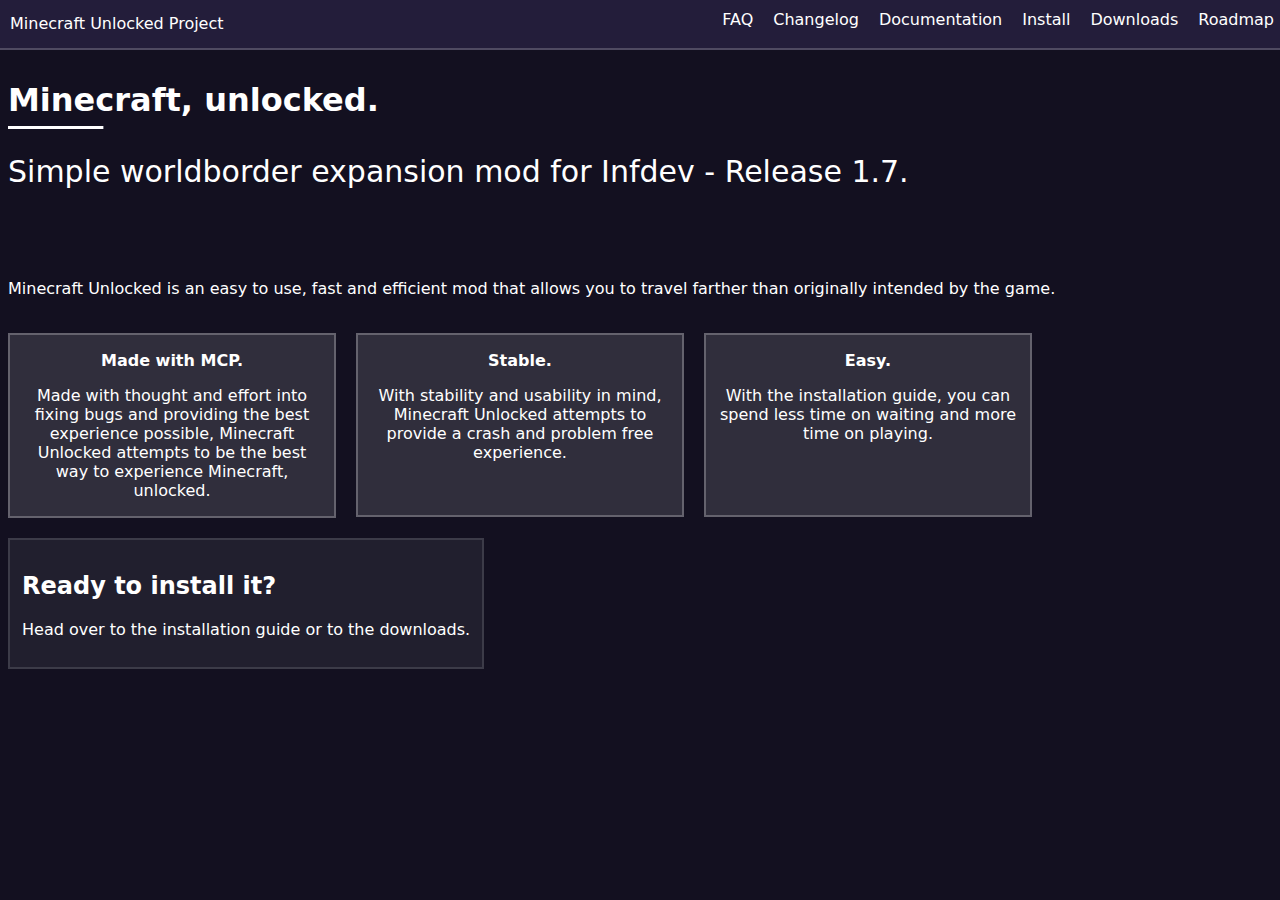
<file: index.html>
<!DOCTYPE html>
<html lang="">
  <head>
    <meta charset="utf-8">
    <title>Minecraft, unlocked.</title>
    <link rel="stylesheet" type="text/css" href="style.css" />
    <link rel="icon" type="image/x-icon" href="icon.png">
  </head>
  <body>
    <div class="headerbase">
      <div class="farleft">
        <p>Minecraft Unlocked Project</p>
      </div>
      <div class="header">
        <a href="roadmap/roadmap.html"><p class="marginleft">Roadmap</p></a>
        <a href="downloads/downloads.html"><p class="marginleft">Downloads</p></a>
        <a href="install/install.html"><p class="marginleft">Install</p></a>
        <a href="documentation/documentation.html"><p class="marginleft">Documentation</p></a>
        <a href="changelog/changelog.html"><p class="marginleft">Changelog</p></a>
        <a href="faq/faq.html"><p class="marginleft">FAQ</p></a>
      </div>
    </div>
    <div id="body">
      <h1>Minecraft, unlocked.</h1>
      <div id="simpleunderline">
        <s><p>&nbsp;&nbsp;&nbsp;&nbsp;&nbsp;&nbsp;&nbsp;&nbsp;&nbsp;&nbsp;</p></s>
      </div>
      <div class="moveup">
        <p class="enlargedfont">Simple worldborder expansion mod for Infdev - Release 1.7.</p>
      </div>
        <p>Minecraft Unlocked is an easy to use, fast and efficient mod that allows you to travel farther than originally intended by the game.</p>
      </div>
      <br>
      <div class="boxbase">
        <div class="boxes">
          <div class="box">
            <div class="boxtitle">
              <b><p>Made with MCP.</p></b>
            </div>
            <p>Made with thought and effort into fixing bugs and providing the best experience possible, Minecraft Unlocked attempts to be the best way to experience Minecraft, unlocked.</p>
          </div>
        </div>
        <div class="boxes">
          <div class="box">
            <div class="boxtitle">
              <b><p>Stable.</p></b>
            </div>
            <p>With stability and usability in mind, Minecraft Unlocked attempts to provide a crash and problem free experience.</p>
          </div>
       </div>
       <div class="boxes">
        <div class="box">
          <div class="boxtitle">
            <b><p>Easy.</p></b>
          </div>
          <p>With the installation guide, you can spend less time on waiting and more time on playing.</p>
        </div>
     </div>
    </div>
    <div class="darkbox">
      <h2>Ready to install it?</h2>
      <p>Head over to the installation guide or to the downloads.</p>
    </div>
  </div>
    </body>
</html>
</file>
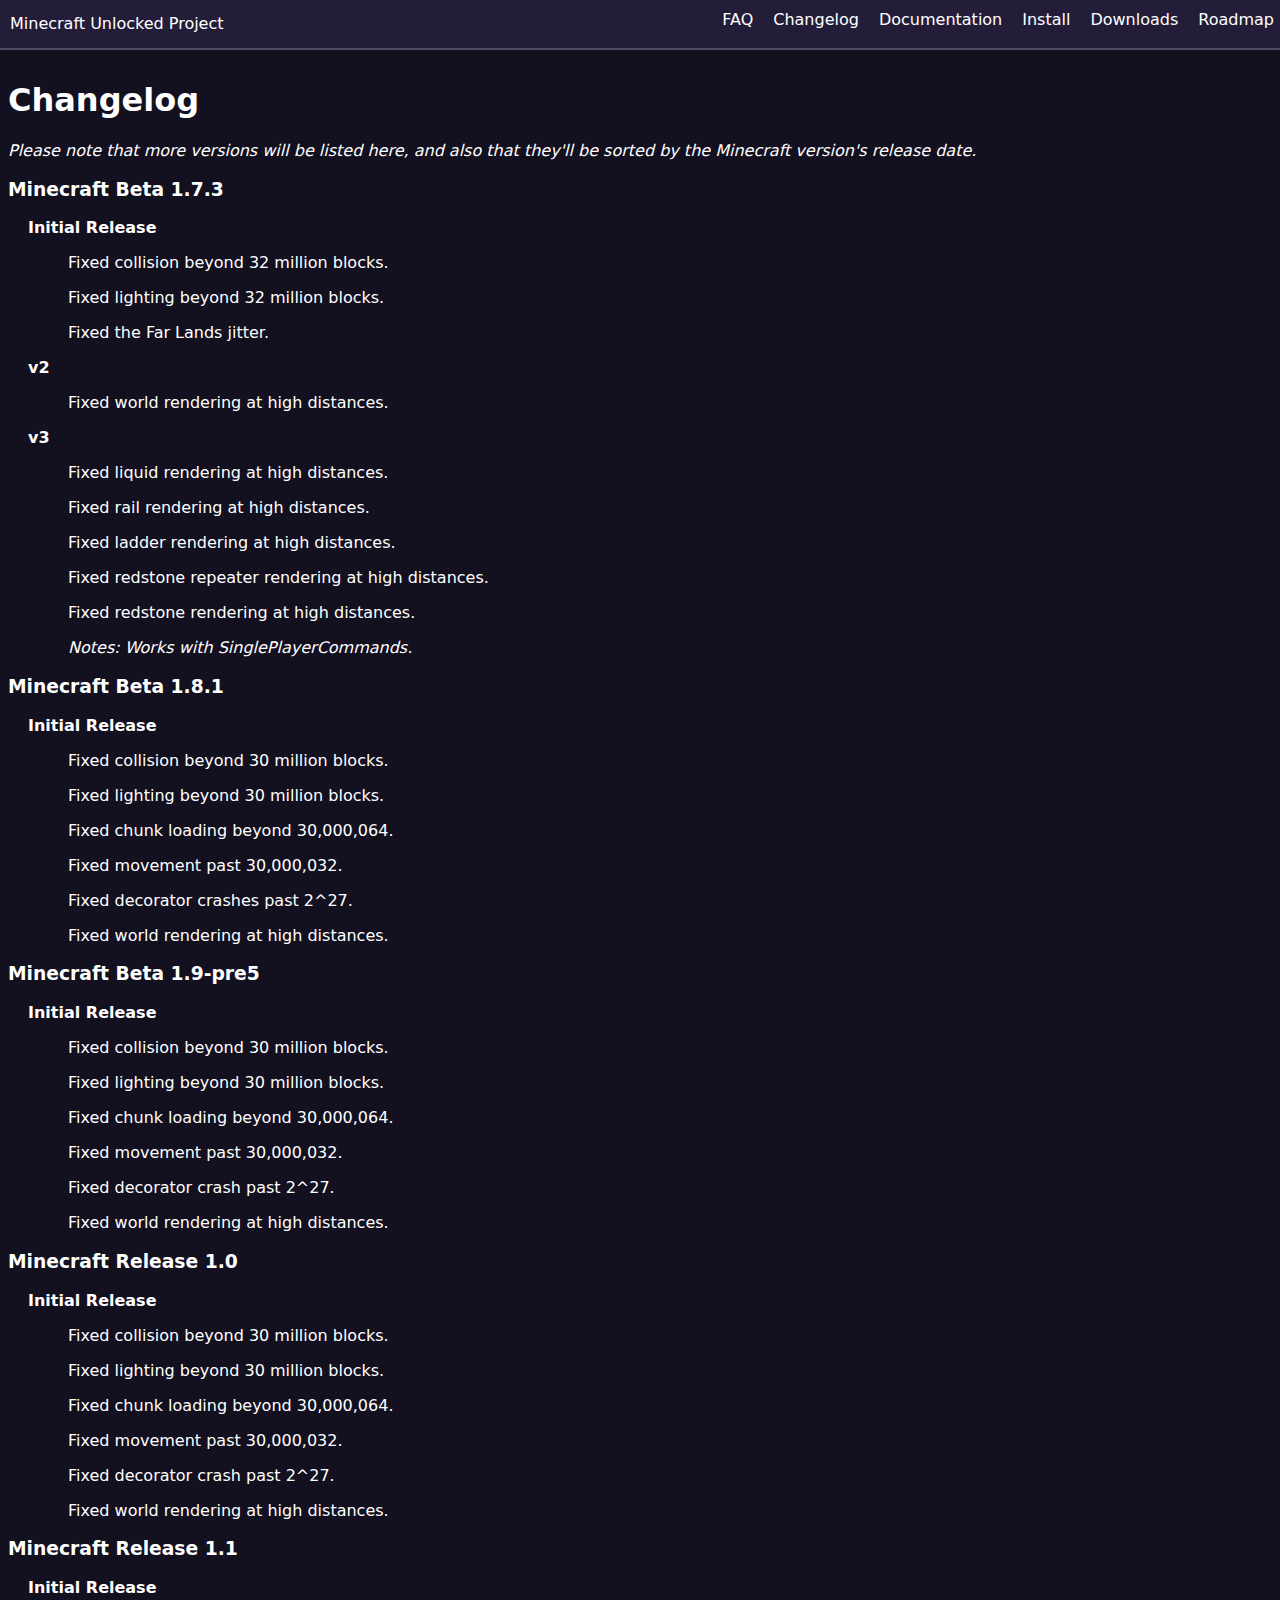
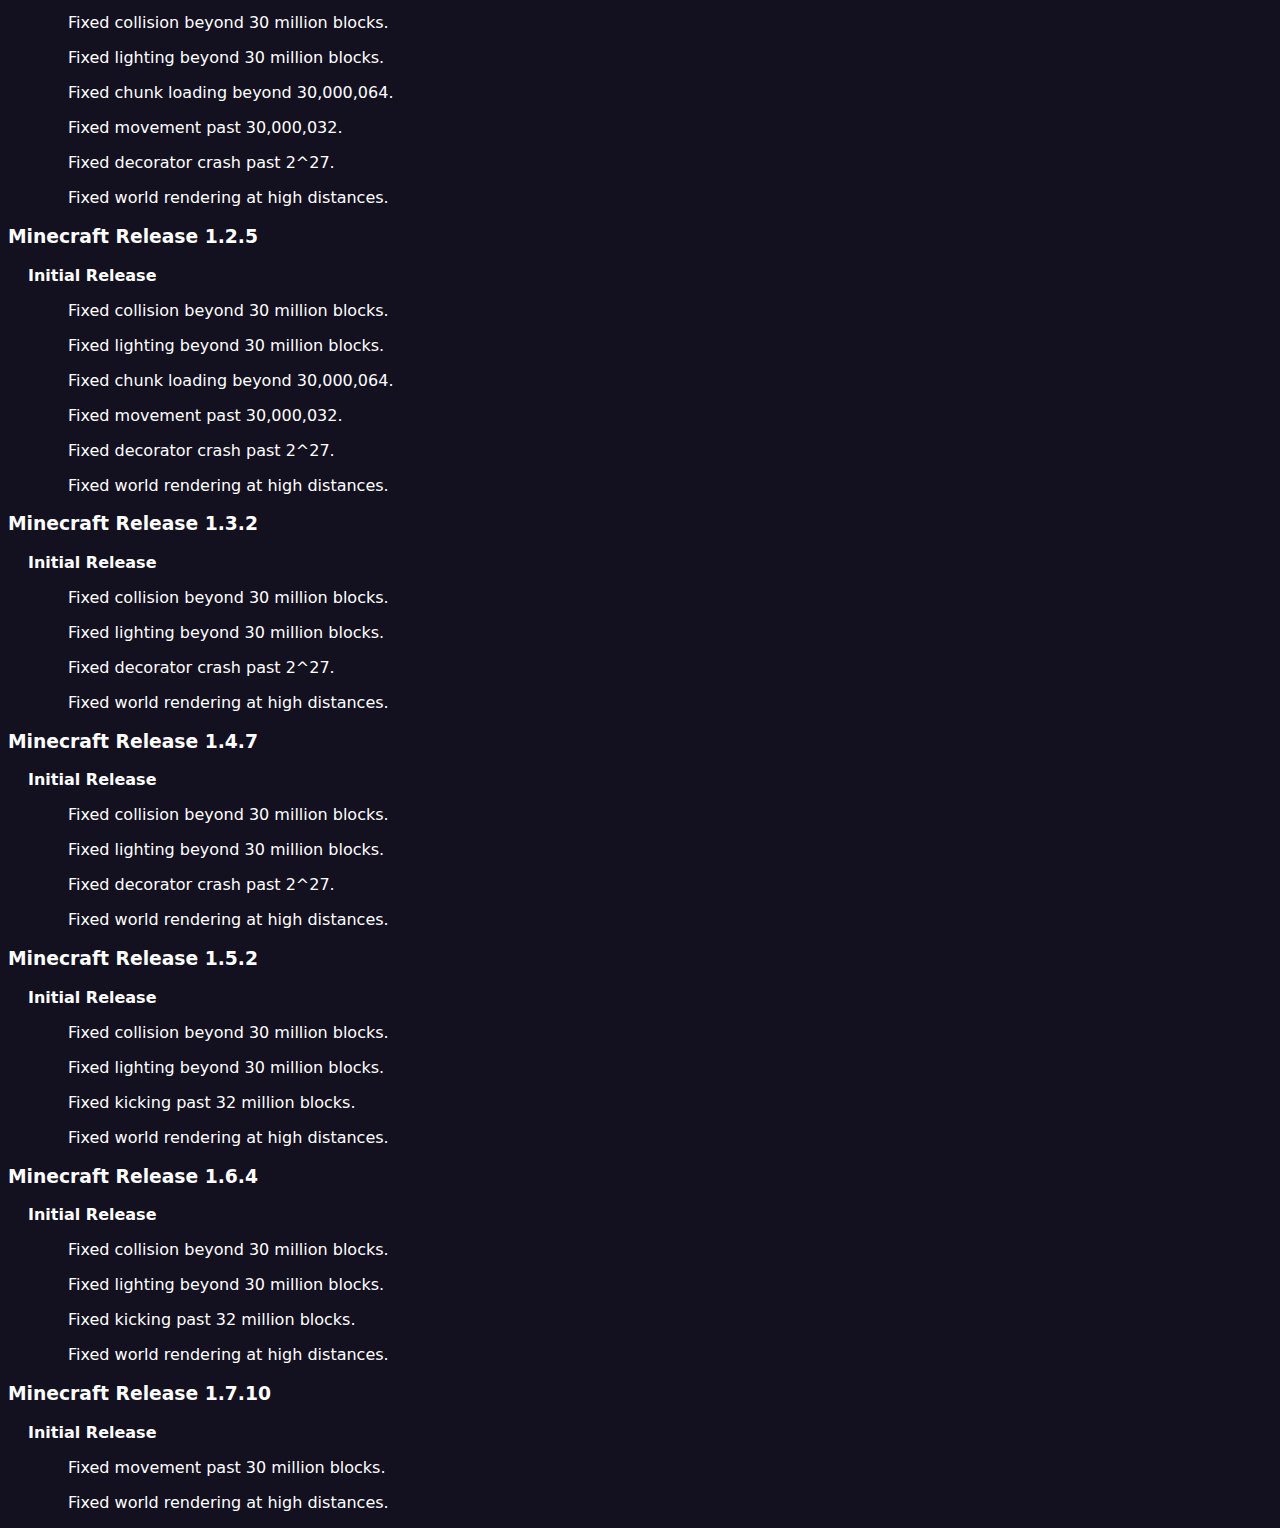
<file: changelog.html>
<!DOCTYPE html>
<html lang="">
  <head>
    <meta charset="utf-8">
    <title>Minecraft, unlocked.</title>
    <link rel="stylesheet" type="text/css" href="../style.css" />
    <link rel="icon" type="image/x-icon" href="../icon.png">
  </head>
  <body>
    <div class="headerbase">
       <div class="farleft">
         <p>Minecraft Unlocked Project</p>
       </div>
      <div class="header">
        <a href="../roadmap/roadmap.html"><p class="marginleft">Roadmap</p></a>
        <a href="../downloads/downloads.html"><p class="marginleft">Downloads</p></a>
        <a href="../install/install.html"><p class="marginleft">Install</p></a>
        <a href="../documentation/documentation.html"><p class="marginleft">Documentation</p></a>
        <a href="../changelog/changelog.html"><p class="marginleft">Changelog</p></a>
        <a href="../faq/faq.html"><p class="marginleft">FAQ</p></a>
      </div>
    </div>
    <div id="body">
      <h1>Changelog</h1>
      <i>Please note that more versions will be listed here, and also that they'll be sorted by the Minecraft version's release date.</i>
      <br>
      <h3>Minecraft Beta 1.7.3</h3>
      <div class="indented">
        <b>Initial Release</b>
          <ul>
            <p>Fixed collision beyond 32 million blocks.</p>
            <p>Fixed lighting beyond 32 million blocks.</p>
            <p>Fixed the Far Lands jitter.</p>
          </ul>
      </div>
      <div class="indented">
        <b>v2</b>
          <ul>
            <p>Fixed world rendering at high distances.</p>
          </ul>
      </div>
      <div class="indented">
        <b>v3</b>
          <ul>
            <p>Fixed liquid rendering at high distances.</p>
            <p>Fixed rail rendering at high distances.</p>
            <p>Fixed ladder rendering at high distances.</p>
            <p>Fixed redstone repeater rendering at high distances.</p>
            <p>Fixed redstone rendering at high distances.</p>
            <i>Notes: Works with SinglePlayerCommands.</i>
          </ul>
      </div>
      <h3>Minecraft Beta 1.8.1</h3>
      <div class="indented">
        <b>Initial Release</b>
          <ul>
            <p>Fixed collision beyond 30 million blocks.</p>
            <p>Fixed lighting beyond 30 million blocks.</p>
            <p>Fixed chunk loading beyond 30,000,064.</p>
            <p>Fixed movement past 30,000,032.</p>
            <p>Fixed decorator crashes past 2^27.</p>
            <p>Fixed world rendering at high distances.</p>
          </ul>
      </div>
      <h3>Minecraft Beta 1.9-pre5</h3>
      <div class="indented">
        <b>Initial Release</b>
          <ul>
            <p>Fixed collision beyond 30 million blocks.</p>
            <p>Fixed lighting beyond 30 million blocks.</p>
            <p>Fixed chunk loading beyond 30,000,064.</p>
            <p>Fixed movement past 30,000,032.</p>
            <p>Fixed decorator crash past 2^27.</p>
            <p>Fixed world rendering at high distances.</p>
          </ul>
      </div>
      <h3>Minecraft Release 1.0</h3>
      <div class="indented">
        <b>Initial Release</b>
          <ul>
            <p>Fixed collision beyond 30 million blocks.</p>
            <p>Fixed lighting beyond 30 million blocks.</p>
            <p>Fixed chunk loading beyond 30,000,064.</p>
            <p>Fixed movement past 30,000,032.</p>
            <p>Fixed decorator crash past 2^27.</p>
            <p>Fixed world rendering at high distances.</p>
          </ul>
      </div>
      <h3>Minecraft Release 1.1</h3>
      <div class="indented">
        <b>Initial Release</b>
          <ul>
            <p>Fixed collision beyond 30 million blocks.</p>
            <p>Fixed lighting beyond 30 million blocks.</p>
            <p>Fixed chunk loading beyond 30,000,064.</p>
            <p>Fixed movement past 30,000,032.</p>
            <p>Fixed decorator crash past 2^27.</p>
            <p>Fixed world rendering at high distances.</p>
          </ul>
      </div>
      <h3>Minecraft Release 1.2.5</h3>
      <div class="indented">
        <b>Initial Release</b>
          <ul>
            <p>Fixed collision beyond 30 million blocks.</p>
            <p>Fixed lighting beyond 30 million blocks.</p>
            <p>Fixed chunk loading beyond 30,000,064.</p>
            <p>Fixed movement past 30,000,032.</p>
            <p>Fixed decorator crash past 2^27.</p>
            <p>Fixed world rendering at high distances.</p>
          </ul>
      </div>
      <h3>Minecraft Release 1.3.2</h3>
      <div class="indented">
        <b>Initial Release</b>
          <ul>
            <p>Fixed collision beyond 30 million blocks.</p>
            <p>Fixed lighting beyond 30 million blocks.</p>
            <p>Fixed decorator crash past 2^27.</p>
            <p>Fixed world rendering at high distances.</p>
          </ul>
      </div>
      <h3>Minecraft Release 1.4.7</h3>
      <div class="indented">
        <b>Initial Release</b>
          <ul>
            <p>Fixed collision beyond 30 million blocks.</p>
            <p>Fixed lighting beyond 30 million blocks.</p>
            <p>Fixed decorator crash past 2^27.</p>
            <p>Fixed world rendering at high distances.</p>
          </ul>
      </div>
      <h3>Minecraft Release 1.5.2</h3>
      <div class="indented">
        <b>Initial Release</b>
          <ul>
            <p>Fixed collision beyond 30 million blocks.</p>
            <p>Fixed lighting beyond 30 million blocks.</p>
            <p>Fixed kicking past 32 million blocks.</p>
            <p>Fixed world rendering at high distances.</p>
          </ul>
      </div>
      <h3>Minecraft Release 1.6.4</h3>
      <div class="indented">
        <b>Initial Release</b>
          <ul>
            <p>Fixed collision beyond 30 million blocks.</p>
            <p>Fixed lighting beyond 30 million blocks.</p>
            <p>Fixed kicking past 32 million blocks.</p>
            <p>Fixed world rendering at high distances.</p>
          </ul>
      </div>
      <h3>Minecraft Release 1.7.10</h3>
      <div class="indented">
        <b>Initial Release</b>
          <ul>
            <p>Fixed movement past 30 million blocks.</p>
            <p>Fixed world rendering at high distances.</p>
          </ul>
      </div>
  </div>
    </body>
</html>
</file>
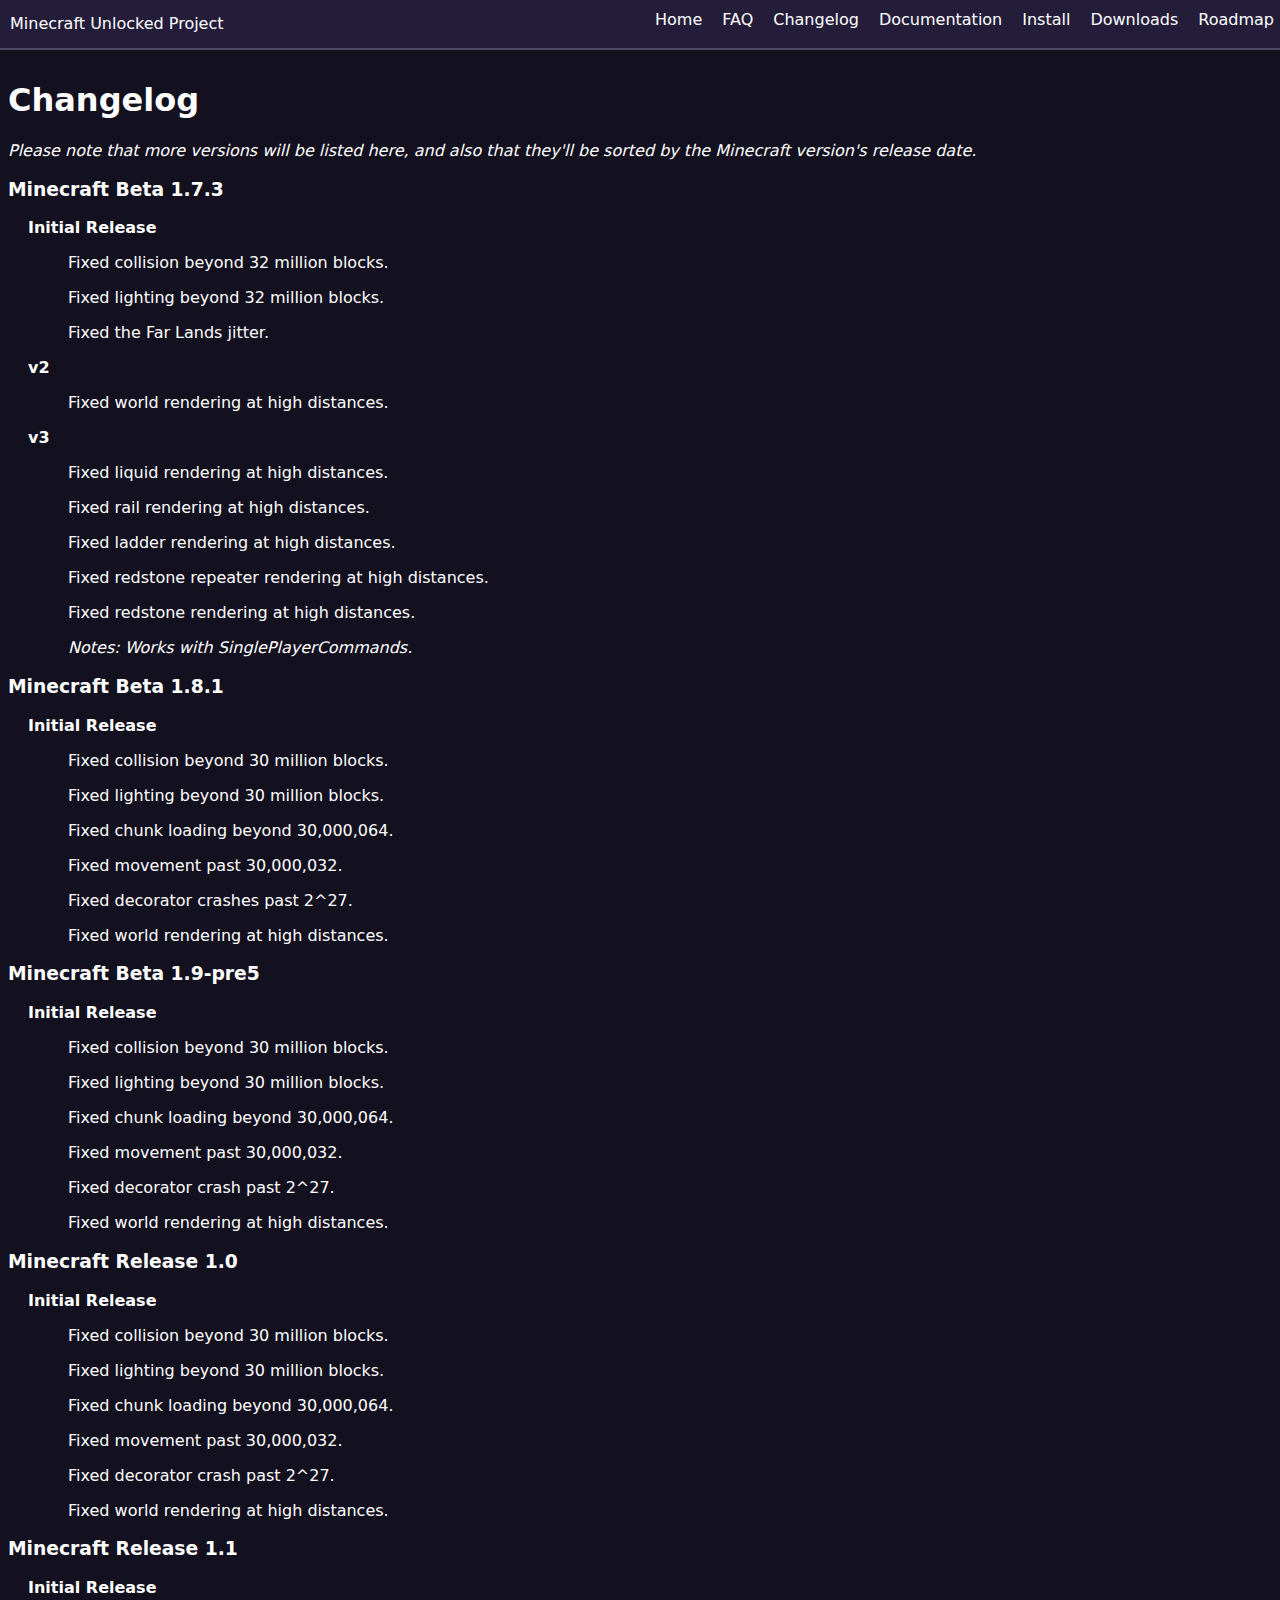
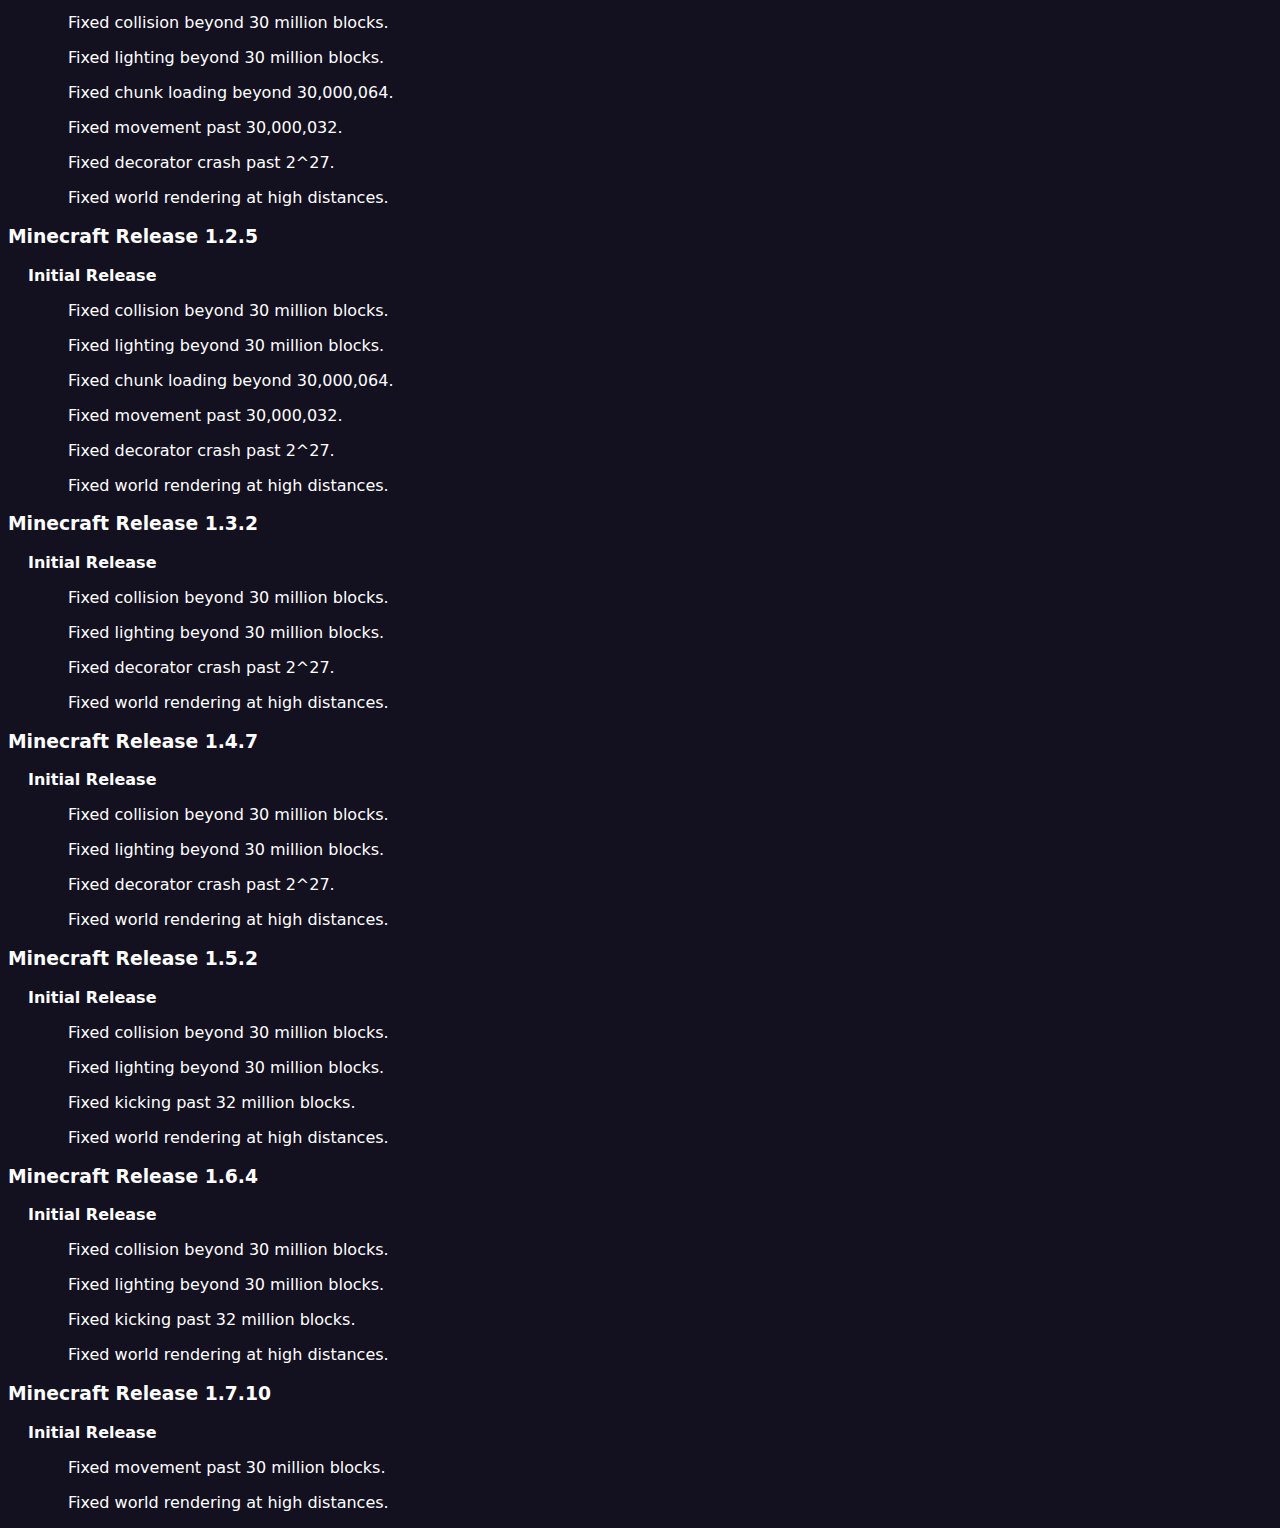
<file: changelog/changelog.html>
<!DOCTYPE html>
<html lang="">
  <head>
    <meta charset="utf-8">
    <title>Minecraft, unlocked.</title>
    <link rel="stylesheet" type="text/css" href="../style.css" />
    <link rel="icon" type="image/x-icon" href="../icon.png">
  </head>
  <body>
    <div class="headerbase">
       <div class="farleft">
         <p>Minecraft Unlocked Project</p>
       </div>
      <div class="header">
        <a href="../roadmap/roadmap.html"><p class="marginleft">Roadmap</p></a>
        <a href="../downloads/downloads.html"><p class="marginleft">Downloads</p></a>
        <a href="../install/install.html"><p class="marginleft">Install</p></a>
        <a href="../documentation/documentation.html"><p class="marginleft">Documentation</p></a>
        <a href="../changelog/changelog.html"><p class="marginleft">Changelog</p></a>
        <a href="../faq/faq.html"><p class="marginleft">FAQ</p></a>
        <a href="../index.html"><p class="marginleft">Home</p></a>
      </div>
    </div>
    <div id="body">
      <h1>Changelog</h1>
      <i>Please note that more versions will be listed here, and also that they'll be sorted by the Minecraft version's release date.</i>
      <br>
      <h3>Minecraft Beta 1.7.3</h3>
      <div class="indented">
        <b>Initial Release</b>
          <ul>
            <p>Fixed collision beyond 32 million blocks.</p>
            <p>Fixed lighting beyond 32 million blocks.</p>
            <p>Fixed the Far Lands jitter.</p>
          </ul>
      </div>
      <div class="indented">
        <b>v2</b>
          <ul>
            <p>Fixed world rendering at high distances.</p>
          </ul>
      </div>
      <div class="indented">
        <b>v3</b>
          <ul>
            <p>Fixed liquid rendering at high distances.</p>
            <p>Fixed rail rendering at high distances.</p>
            <p>Fixed ladder rendering at high distances.</p>
            <p>Fixed redstone repeater rendering at high distances.</p>
            <p>Fixed redstone rendering at high distances.</p>
            <i>Notes: Works with SinglePlayerCommands.</i>
          </ul>
      </div>
      <h3>Minecraft Beta 1.8.1</h3>
      <div class="indented">
        <b>Initial Release</b>
          <ul>
            <p>Fixed collision beyond 30 million blocks.</p>
            <p>Fixed lighting beyond 30 million blocks.</p>
            <p>Fixed chunk loading beyond 30,000,064.</p>
            <p>Fixed movement past 30,000,032.</p>
            <p>Fixed decorator crashes past 2^27.</p>
            <p>Fixed world rendering at high distances.</p>
          </ul>
      </div>
      <h3>Minecraft Beta 1.9-pre5</h3>
      <div class="indented">
        <b>Initial Release</b>
          <ul>
            <p>Fixed collision beyond 30 million blocks.</p>
            <p>Fixed lighting beyond 30 million blocks.</p>
            <p>Fixed chunk loading beyond 30,000,064.</p>
            <p>Fixed movement past 30,000,032.</p>
            <p>Fixed decorator crash past 2^27.</p>
            <p>Fixed world rendering at high distances.</p>
          </ul>
      </div>
      <h3>Minecraft Release 1.0</h3>
      <div class="indented">
        <b>Initial Release</b>
          <ul>
            <p>Fixed collision beyond 30 million blocks.</p>
            <p>Fixed lighting beyond 30 million blocks.</p>
            <p>Fixed chunk loading beyond 30,000,064.</p>
            <p>Fixed movement past 30,000,032.</p>
            <p>Fixed decorator crash past 2^27.</p>
            <p>Fixed world rendering at high distances.</p>
          </ul>
      </div>
      <h3>Minecraft Release 1.1</h3>
      <div class="indented">
        <b>Initial Release</b>
          <ul>
            <p>Fixed collision beyond 30 million blocks.</p>
            <p>Fixed lighting beyond 30 million blocks.</p>
            <p>Fixed chunk loading beyond 30,000,064.</p>
            <p>Fixed movement past 30,000,032.</p>
            <p>Fixed decorator crash past 2^27.</p>
            <p>Fixed world rendering at high distances.</p>
          </ul>
      </div>
      <h3>Minecraft Release 1.2.5</h3>
      <div class="indented">
        <b>Initial Release</b>
          <ul>
            <p>Fixed collision beyond 30 million blocks.</p>
            <p>Fixed lighting beyond 30 million blocks.</p>
            <p>Fixed chunk loading beyond 30,000,064.</p>
            <p>Fixed movement past 30,000,032.</p>
            <p>Fixed decorator crash past 2^27.</p>
            <p>Fixed world rendering at high distances.</p>
          </ul>
      </div>
      <h3>Minecraft Release 1.3.2</h3>
      <div class="indented">
        <b>Initial Release</b>
          <ul>
            <p>Fixed collision beyond 30 million blocks.</p>
            <p>Fixed lighting beyond 30 million blocks.</p>
            <p>Fixed decorator crash past 2^27.</p>
            <p>Fixed world rendering at high distances.</p>
          </ul>
      </div>
      <h3>Minecraft Release 1.4.7</h3>
      <div class="indented">
        <b>Initial Release</b>
          <ul>
            <p>Fixed collision beyond 30 million blocks.</p>
            <p>Fixed lighting beyond 30 million blocks.</p>
            <p>Fixed decorator crash past 2^27.</p>
            <p>Fixed world rendering at high distances.</p>
          </ul>
      </div>
      <h3>Minecraft Release 1.5.2</h3>
      <div class="indented">
        <b>Initial Release</b>
          <ul>
            <p>Fixed collision beyond 30 million blocks.</p>
            <p>Fixed lighting beyond 30 million blocks.</p>
            <p>Fixed kicking past 32 million blocks.</p>
            <p>Fixed world rendering at high distances.</p>
          </ul>
      </div>
      <h3>Minecraft Release 1.6.4</h3>
      <div class="indented">
        <b>Initial Release</b>
          <ul>
            <p>Fixed collision beyond 30 million blocks.</p>
            <p>Fixed lighting beyond 30 million blocks.</p>
            <p>Fixed kicking past 32 million blocks.</p>
            <p>Fixed world rendering at high distances.</p>
          </ul>
      </div>
      <h3>Minecraft Release 1.7.10</h3>
      <div class="indented">
        <b>Initial Release</b>
          <ul>
            <p>Fixed movement past 30 million blocks.</p>
            <p>Fixed world rendering at high distances.</p>
          </ul>
      </div>
  </div>
    </body>
</html>
</file>
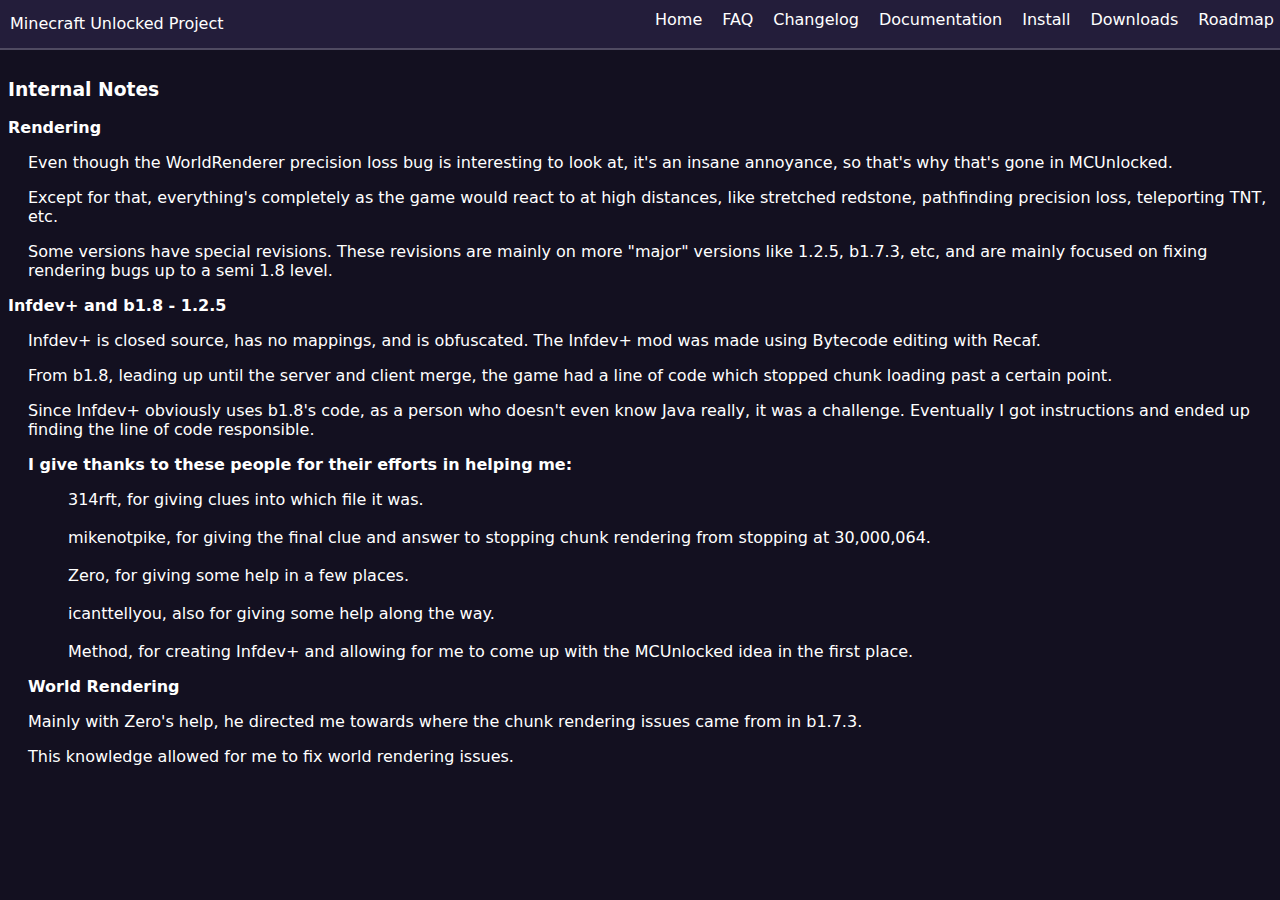
<file: documentation/documentation.html>
<!DOCTYPE html>
<html lang="">
  <head>
    <meta charset="utf-8">
    <title>Minecraft, unlocked.</title>
    <link rel="stylesheet" type="text/css" href="../style.css" />
    <link rel="icon" type="image/x-icon" href="../icon.png">
    <script src="../script.js"></script>
  </head>
  <body>
    <div class="headerbase">
       <div class="farleft">
         <p>Minecraft Unlocked Project</p>
       </div>
      <div class="header">
        <a href="../roadmap/roadmap.html"><p class="marginleft">Roadmap</p></a>
        <a href="../downloads/downloads.html"><p class="marginleft">Downloads</p></a>
        <a href="../install/install.html"><p class="marginleft">Install</p></a>
        <a href="../documentation/documentation.html"><p class="marginleft">Documentation</p></a>
        <a href="../changelog/changelog.html"><p class="marginleft">Changelog</p></a>
        <a href="../faq/faq.html"><p class="marginleft">FAQ</p></a>
        <a href="../index.html"><p class="marginleft">Home</p></a>
      </div>
    </div>
    <div id="body">
      <h3>Internal Notes</h3>
        <b>Rendering</b>
        <div class="indented">
          <p>Even though the WorldRenderer precision loss bug is interesting to look at, it's an insane annoyance, so that's why that's gone in MCUnlocked.</p>
          <p>Except for that, everything's completely as the game would react to at high distances, like stretched redstone, pathfinding precision loss, teleporting TNT, etc.</p>
          <p>Some versions have special revisions. These revisions are mainly on more "major" versions like 1.2.5, b1.7.3, etc, and are mainly focused on fixing rendering bugs up to a semi 1.8 level.</p>
    </div>
    <b>Infdev+ and b1.8 - 1.2.5</b>
    <div class="indented">
      <p>Infdev+ is closed source, has no mappings, and is obfuscated. The Infdev+ mod was made using Bytecode editing with Recaf.</p>
      <p>From b1.8, leading up until the server and client merge, the game had a line of code which stopped chunk loading past a certain point.</p>
      <p>Since Infdev+ obviously uses b1.8's code, as a person who doesn't even know Java really, it was a challenge. Eventually I got instructions and ended up finding the line of code responsible.</p>
      <b>I give thanks to these people for their efforts in helping me:</b>
      <ul>
        <li>314rft, for giving clues into which file it was.</li>
        <li>&nbsp;</li>
        <li>mikenotpike, for giving the final clue and answer to stopping chunk rendering from stopping at 30,000,064.</li>
        <li>&nbsp;</li>
        <li>Zero, for giving some help in a few places.</li>
        <li>&nbsp;</li>
        <li>icanttellyou, also for giving some help along the way.</li>
        <li>&nbsp;</li>
        <li>Method, for creating Infdev+ and allowing for me to come up with the MCUnlocked idea in the first place.</li>
      </ul>
    <b>World Rendering</b>
    <p>Mainly with Zero's help, he directed me towards where the chunk rendering issues came from in b1.7.3.</p>
    <p>This knowledge allowed for me to fix world rendering issues.</p>
</div>
    </body>
</html>
</file>
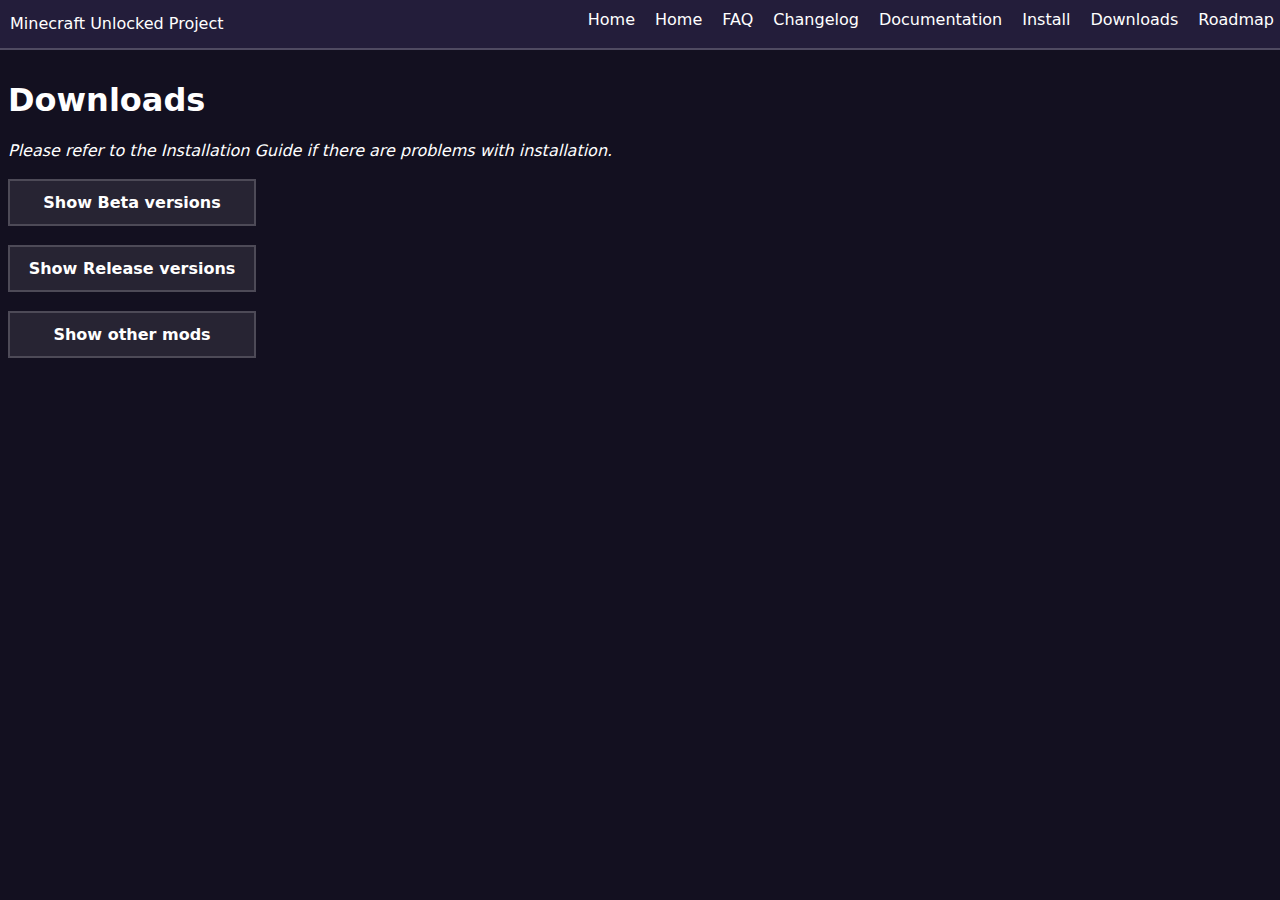
<file: downloads/downloads.html>
<!DOCTYPE html>
<html lang="">
  <head>
    <meta charset="utf-8">
    <title>Minecraft, unlocked.</title>
    <link rel="stylesheet" type="text/css" href="../style.css" />
    <link rel="icon" type="image/x-icon" href="../icon.png">
    <script src="../script.js"></script>
  </head>
  <body>
    <div class="headerbase">
       <div class="farleft">
         <p>Minecraft Unlocked Project</p>
       </div>
      <div class="header">
        <a href="../roadmap/roadmap.html"><p class="marginleft">Roadmap</p></a>
        <a href="../downloads/downloads.html"><p class="marginleft">Downloads</p></a>
        <a href="../install/install.html"><p class="marginleft">Install</p></a>
        <a href="../documentation/documentation.html"><p class="marginleft">Documentation</p></a>
        <a href="../changelog/changelog.html"><p class="marginleft">Changelog</p></a>
        <a href="../faq/faq.html"><p class="marginleft">FAQ</p></a>
        <a href="../index.html"><p class="marginleft">Home</p></a>
        <a href="../index.html"><p class="marginleft">Home</p></a>
      </div>
    </div>
    <div id="body">
      <h1>Downloads</h1>
      <div class="notinline">
      <i>Please refer to the Installation Guide if there are problems with installation.</i>
      <br>
    </div>
      <div id="notinline">
      <div id="unboxedbeta">
        <div class="boxexpand2">
          <b onclick="unboxedbeta()">Show Beta versions</b>
        </div>
      </div>
      <div id="boxedbeta">
        <div class="boxexpand2">
          <b onclick="boxedbeta()">Hide Beta versions</b>
        </div>
      </div>
    </div>
      <div id="beta">
      <h3 class="bigtitle">Beta</h3>
      <h3>Minecraft Beta 1.7.3</h3>
      <div class="boxexpand">
        <div id="unboxed1">
          <b onclick="unboxed1()">View Downloads</b>
        </div>
          <div id="boxed1">
            <div class="notinline">
              <b onclick="boxed1()">Hide Downloads</b>
              <br>
              <b>Client</b>
              <div class="row">
                <img src="star.png" width="24px" height="24px">
                <a href="../versions/b1.7.3/b1.7.3_unlocked_v3.zip"><u><p>Revision 3</p></u></a>
              </div>
              <p class="nomargin">&nbsp;</p>
              <a href="../versions/b1.7.3/b1.7.3_unlocked_v2.zip"><u><p>Revision 2</p></u></a>
              <p class="nomargin">&nbsp;</p>
              <a href="../versions/b1.7.3/b1.7.3_unlocked.zip"><u><p>Initial Release</p></u></a>
            </div>
          </div>
      </div>
      <h3>Minecraft Beta 1.8.1</h3>
      <div class="boxexpand">
        <div id="unboxed2">
          <b onclick="unboxed2()">View Downloads</b>
        </div>
          <div id="boxed2">
            <div class="notinline">
              <b onclick="boxed2()">Hide Downloads</b>
              <br>
              <a href="../versions/b1.8.1/b1.8.1_unlocked.zip"><u><p>Initial Release</p></u></a>
            </div>
          </div>
      </div>
      <h3>Minecraft Beta 1.9-pre5</h3>
      <div class="boxexpand">
        <div id="unboxed12">
          <b onclick="unboxed12()">View Downloads</b>
        </div>
          <div id="boxed12">
            <div class="notinline">
              <b onclick="boxed12()">Hide Downloads</b>
              <br>
              <a href="../versions/b1.9_pre5/b1.9_pre5-unlocked-v1.zip"><u><p>Initial Release</p></u></a>
            </div>
          </div>
      </div>
    </div>
  </div>
    <div id="notinline">
      <br>
   <div id="unboxedrelease">
     <div class="boxexpand2">
        <b onclick="unboxedrelease()">Show Release versions</b>
      </div>
    </div>
   <div id="boxedrelease">
     <div class="boxexpand2">
       <b onclick="boxedrelease()">Hide Release versions</b>
      </div>
    </div>
  </div>
      <div id="release">
      <h3 class="bigtitle">Release</h3>
      <h3>Minecraft Release 1.0</h3>
      <div class="boxexpand">
        <div id="unboxed11">
          <b onclick="unboxed11()">View Downloads</b>
        </div>
          <div id="boxed11">
            <div class="notinline">
              <b onclick="boxed11()">Hide Downloads</b>
              <br>
              <a href="../versions/1.0/1.0-unlocked-v1.zip"><u><p>Initial Release</p></u></a>
              <br>
          </div>
        </div>
      </div>
      <h3>Minecraft Release 1.1</h3>
      <div class="boxexpand">
        <div id="unboxed10">
          <b onclick="unboxed10()">View Downloads</b>
        </div>
          <div id="boxed10">
            <div class="notinline">
              <b onclick="boxed10()">Hide Downloads</b>
              <br>
              <a href="../versions/1.1/1.1-unlocked-v1.zip"><u><p>Initial Release</p></u></a>
              <br>
          </div>
        </div>
      </div>
      <h3>Minecraft Release 1.2.5</h3>
      <div class="boxexpand">
        <div id="unboxed9">
          <b onclick="unboxed9()">View Downloads</b>
        </div>
          <div id="boxed9">
            <div class="notinline">
              <b onclick="boxed9()">Hide Downloads</b>
              <br>
              <div class="row">
                <img src="star.png" width="24px" height="24px">
                <a href="../versions/b1.7.3/b1.7.3_unlocked_v3.zip"><u><p>Revision 2</p></u></a>
              </div>
              <a href="../versions/1.2.5/1.2.5-unlocked-client.zip"><u><p>Initial Release</p></u></a>
              <br>
            </div>
          </div>
      </div>
      <h3>Minecraft Release 1.3.2</h3>
      <div class="boxexpand">
        <div id="unboxed7">
          <b onclick="unboxed7()">View Downloads</b>
        </div>
          <div id="boxed7">
            <div class="notinline">
              <b onclick="boxed7()">Hide Downloads</b>
              <br>
              <b>Client</b>
              <a href="../versions/1.3.2/1.3.2-unlocked-client.zip"><u><p>Initial Release</p></u></a>
              <br>
              <b>Server</b>
              <a href="../versions/1.3.2/1.3.2-unlocked-server.zip"><u><p>Initial Release</p></u></a>
            </div>
          </div>
      </div>
      <h3>Minecraft Release 1.4.7</h3>
      <div class="boxexpand">
        <div id="unboxed6">
          <b onclick="unboxed6()">View Downloads</b>
        </div>
          <div id="boxed6">
            <div class="notinline">
              <b onclick="boxed6()">Hide Downloads</b>
              <br>
              <b>Client</b>
              <a href="../versions/1.4.7/1.4.7-unlocked-client.zip"><u><p>Initial Release</p></u></a>
              <br>
              <b>Server</b>
              <a href="../versions/1.4.7/1.4.7-unlocked-server.zip"><u><p>Initial Release</p></u></a>
            </div>
            </div>
          </div>
          <h3>Minecraft Release 1.5.2</h3>
      <div class="boxexpand">
        <div id="unboxed3">
          <b onclick="unboxed3()">View Downloads</b>
        </div>
          <div id="boxed3">
            <div class="notinline">
              <b onclick="boxed3()">Hide Downloads</b>
              <br>
              <a href="../versions/1.5.2/1.5.2-unlocked-v1.zip"><u><p>Initial Release</p></u></a>
            </div>
          </div>
      </div>
      <h3>Minecraft Release 1.6.4</h3>
      <div class="boxexpand">
        <div id="unboxed5">
          <b onclick="unboxed5()">View Downloads</b>
        </div>
          <div id="boxed5">
            <div class="notinline">
              <b onclick="boxed5()">Hide Downloads</b>
              <br>
              <a href="../versions/1.6.4/1.6.4-unlocked-v1.zip"><u><p>Initial Release</p></u></a>
            </div>
          </div>
      </div>
      <h3>Minecraft Release 1.7.10</h3>
      <div class="boxexpand">
        <div id="unboxed4">
          <b onclick="unboxed4()">View Downloads</b>
        </div>
          <div id="boxed4">
            <div class="notinline">
              <b onclick="boxed4()">Hide Downloads</b>
              <br>
              <a href="../versions/1.7.10/1.7.10-unlocked-v1.zip"><u><p>Initial Release</p></u></a>
            </div>
          </div>
      </div>
    </div>
      </div>
    </div>
    <div id="notinline">
      <br>
      <div id="unboxedother">
        <div class="boxexpand2">
           <b onclick="unboxedother()">Show other mods</b>
         </div>
       </div>
      <div id="boxedother">
        <div class="boxexpand2">
          <b onclick="boxedother()">Hide other mods</b>
         </div>
       </div>
     </div>
    <div id="other">
      <h3 class="bigtitle">Other</h3>
      <h3>Infdev+</h3>
      <div class="boxexpand">
        <div id="unboxed8">
          <b onclick="unboxed8()">View Downloads</b>
        </div>
          <div id="boxed8">
            <div class="notinline">
              <b onclick="boxed8()">Hide Downloads</b>
              <br>
              <div class="row">
                <img class="badstar" src="star.png" width="24px" height="24px">
                <a href="../versions/infdevplus/infdev_plus_revision1.zip"><u><p>Full version</p></u></a>
              </div>
              <p class="nomargin">&nbsp;</p>
              <a href="../versions/infdevplus/infdevplus_up_011.zip"><u><p>Lite version</p></u></a>
              <i>Lite has no collision, lighting, or entities. Good for low end computers or looking through the Far Lands.</i>
              <p class="nomargin">&nbsp;</p>
            </div>
          </div>
      </div>
      <h3>Custom JSON</h3>
      <div class="boxexpand">
        <div id="unboxed13">
          <b onclick="unboxed13()">View Downloads</b>
        </div>
          <div id="boxed13">
            <div class="notinline">
              <b onclick="boxed13()">Hide Downloads</b>
              <br>
              <a href="../downloads/versionname-unlocked.json"><u><p>Custom JSON</p></u></a>
            </div>
          </div>
      </div>
      </div>
    </div>
    </div>
    </div>
    </body>
</html>
</file>
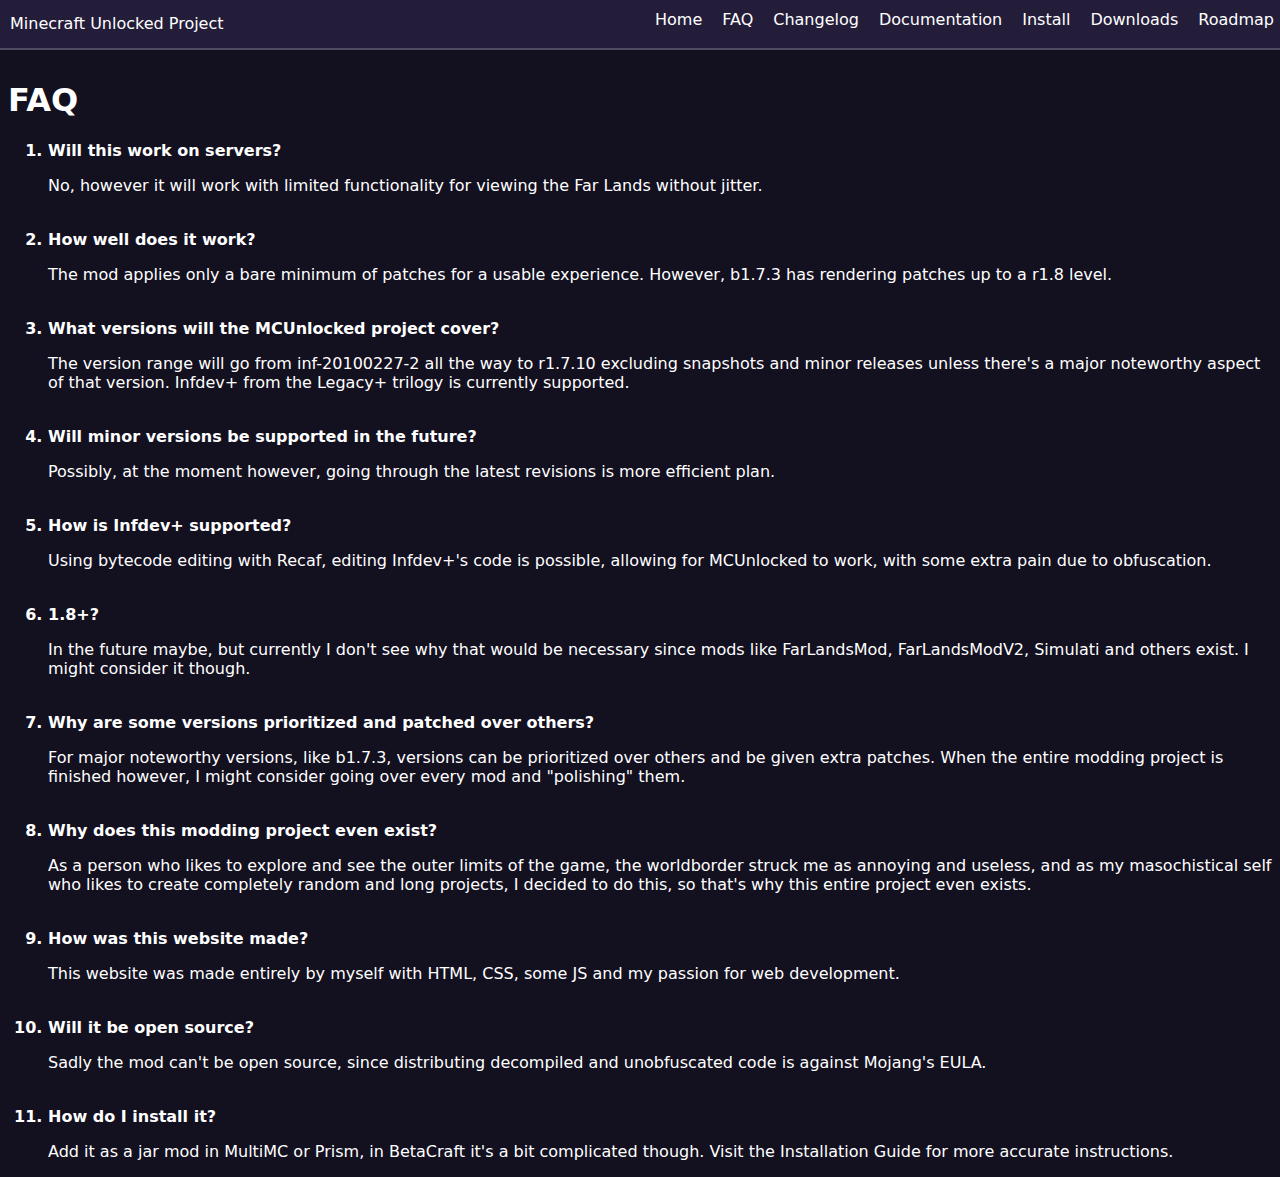
<file: faq/faq.html>
<!DOCTYPE html>
<html lang="">
  <head>
    <meta charset="utf-8">
    <title>Minecraft, unlocked.</title>
    <link rel="stylesheet" type="text/css" href="../style.css" />
    <link rel="icon" type="image/x-icon" href="../icon.png">
  </head>
  <body>
    <div class="headerbase">
       <div class="farleft">
         <p>Minecraft Unlocked Project</p>
       </div>
      <div class="header">
        <a href="../roadmap/roadmap.html"><p class="marginleft">Roadmap</p></a>
        <a href="../downloads/downloads.html"><p class="marginleft">Downloads</p></a>
        <a href="../install/install.html"><p class="marginleft">Install</p></a>
        <a href="../documentation/documentation.html"><p class="marginleft">Documentation</p></a>
        <a href="../changelog/changelog.html"><p class="marginleft">Changelog</p></a>
        <a href="../faq/faq.html"><p class="marginleft">FAQ</p></a>
        <a href="../index.html"><p class="marginleft">Home</p></a>
      </div>
    </div>
    <div id="body">
      <h1>FAQ</h1>
      <ol>
        <b><li>Will this work on servers?</li></b>
        <p>No, however it will work with limited functionality for viewing the Far Lands without jitter.</p>
        <br>
        <b><li>How well does it work?</li></b>
        <p>The mod applies only a bare minimum of patches for a usable experience. However, b1.7.3 has rendering patches up to a r1.8 level.</p>
        <br>
        <b><li>What versions will the MCUnlocked project cover?</li></b>
        <p>The version range will go from inf-20100227-2 all the way to r1.7.10 excluding snapshots and minor releases unless there's a major noteworthy aspect of that version. Infdev+ from the Legacy+ trilogy is currently supported.</p>
        <br>
        <b><li>Will minor versions be supported in the future?</li></b>
        <p>Possibly, at the moment however, going through the latest revisions is more efficient plan.</p>
        <br>
        <b><li>How is Infdev+ supported?</li></b>
        <p>Using bytecode editing with Recaf, editing Infdev+'s code is possible, allowing for MCUnlocked to work, with some extra pain due to obfuscation.</p>
        <br>
        <b><li>1.8+?</li></b>
        <p>In the future maybe, but currently I don't see why that would be necessary since mods like FarLandsMod, FarLandsModV2, Simulati and others exist. I might consider it though.</p>
        <br>
        <b><li>Why are some versions prioritized and patched over others?</li></b>
        <p>For major noteworthy versions, like b1.7.3, versions can be prioritized over others and be given extra patches. When the entire modding project is finished however, I might consider going over every mod and "polishing" them.</p>
        <br>
        <b><li>Why does this modding project even exist?</li></b>
        <p>As a person who likes to explore and see the outer limits of the game, the worldborder struck me as annoying and useless, and as my masochistical self who likes to create completely random and long projects, I decided to do this, so that's why this entire project even exists.</p>
        <br>
        <b><li>How was this website made?</li></b>
        <p>This website was made entirely by myself with HTML, CSS, some JS and my passion for web development.</p>
        <br>
        <b><li>Will it be open source?</li></b>
        <p>Sadly the mod can't be open source, since distributing decompiled and unobfuscated code is against Mojang's EULA.</p>
        <br>
        <b><li>How do I install it?</li></b>
        <p>Add it as a jar mod in MultiMC or Prism, in BetaCraft it's a bit complicated though. Visit the Installation Guide for more accurate instructions.</p>
      </ol>
  </div>
    </body>
</html>
</file>
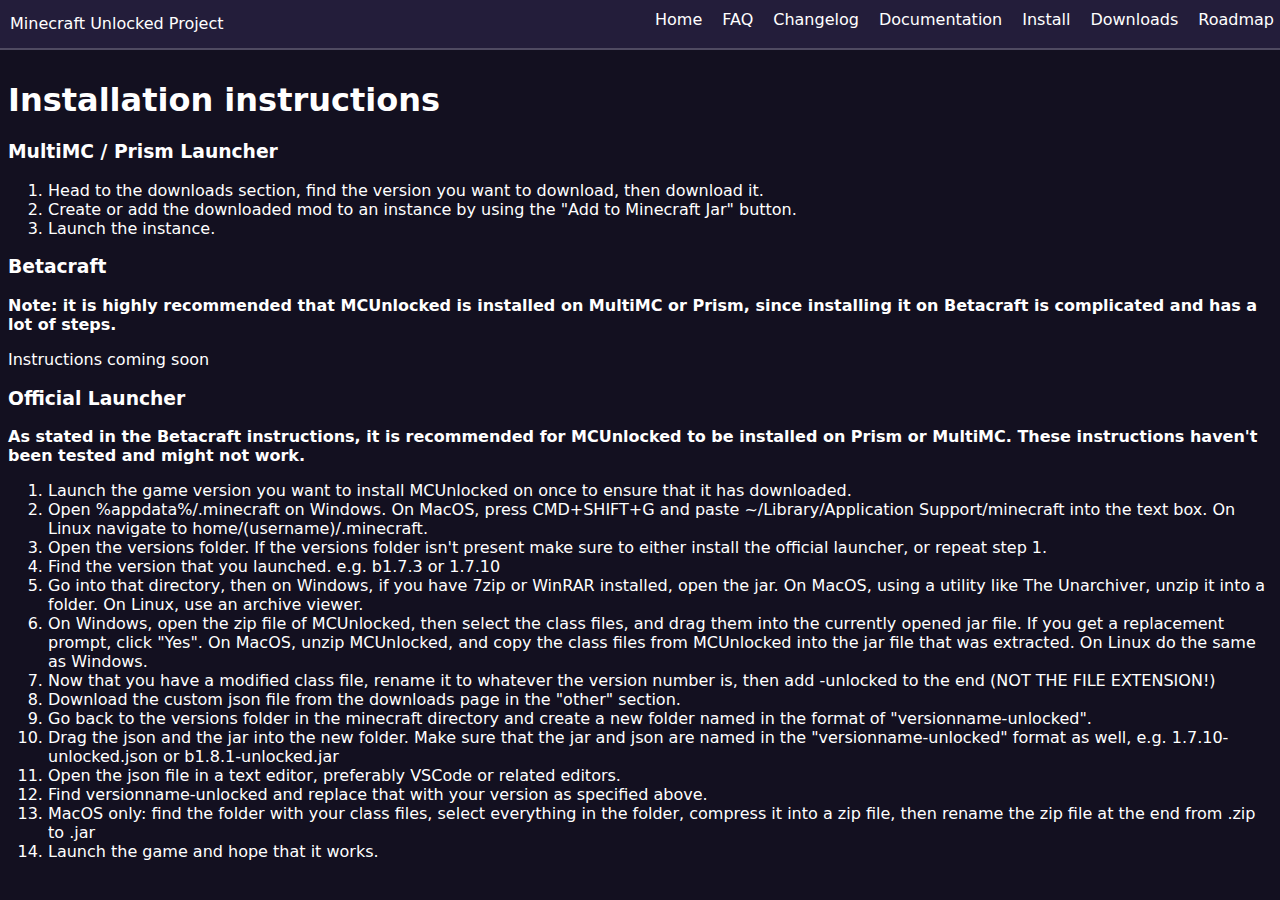
<file: install/install.html>
<!DOCTYPE html>
<html lang="">
  <head>
    <meta charset="utf-8">
    <title>Minecraft, unlocked.</title>
    <link rel="stylesheet" type="text/css" href="../style.css" />
    <link rel="icon" type="image/x-icon" href="../icon.png">
    <script src="../script.js"></script>
  </head>
  <body>
    <div class="headerbase">
       <div class="farleft">
         <p>Minecraft Unlocked Project</p>
       </div>
      <div class="header">
        <a href="../roadmap/roadmap.html"><p class="marginleft">Roadmap</p></a>
        <a href="../downloads/downloads.html"><p class="marginleft">Downloads</p></a>
        <a href="../install/install.html"><p class="marginleft">Install</p></a>
        <a href="../documentation/documentation.html"><p class="marginleft">Documentation</p></a>
        <a href="../changelog/changelog.html"><p class="marginleft">Changelog</p></a>
        <a href="../faq/faq.html"><p class="marginleft">FAQ</p></a>
        <a href="../index.html"><p class="marginleft">Home</p></a>
      </div>
    </div>
    <div id="body">
      <h1>Installation instructions</h1>
      <h3>MultiMC / Prism Launcher</h3>
      <ol>
        <li>Head to the downloads section, find the version you want to download, then download it.</li>
        <li>Create or add the downloaded mod to an instance by using the "Add to Minecraft Jar" button.</li>
        <li>Launch the instance.</li>
      </ol>
      <h3>Betacraft</h3>
        <b>Note: it is highly recommended that MCUnlocked is installed on MultiMC or Prism, since installing it on Betacraft is complicated and has a lot of steps.</b>
        <p>Instructions coming soon</p>
      <h3>Official Launcher</h3>
      <b>As stated in the Betacraft instructions, it is recommended for MCUnlocked to be installed on Prism or MultiMC. These instructions haven't been tested and might not work.</b>
      <ol>
        <li>Launch the game version you want to install MCUnlocked on once to ensure that it has downloaded.</li>
        <li>Open %appdata%/.minecraft on Windows. On MacOS, press CMD+SHIFT+G and paste ~/Library/Application Support/minecraft into the text box. On Linux navigate to home/(username)/.minecraft.</li>
        <li>Open the versions folder. If the versions folder isn't present make sure to either install the official launcher, or repeat step 1.</li>
        <li>Find the version that you launched. e.g. b1.7.3 or 1.7.10</li>
        <li>Go into that directory, then on Windows, if you have 7zip or WinRAR installed, open the jar. On MacOS, using a utility like The Unarchiver, unzip it into a folder. On Linux, use an archive viewer.</li>
        <li>On Windows, open the zip file of MCUnlocked, then select the class files, and drag them into the currently opened jar file. If you get a replacement prompt, click "Yes". On MacOS, unzip MCUnlocked, and copy the class files from MCUnlocked into the jar file that was extracted. On Linux do the same as Windows.</li>
        <li>Now that you have a modified class file, rename it to whatever the version number is, then add -unlocked to the end (NOT THE FILE EXTENSION!)</li>
        <li>Download the custom json file from the downloads page in the "other" section.</li>
        <li>Go back to the versions folder in the minecraft directory and create a new folder named in the format of "versionname-unlocked".</li>
        <li>Drag the json and the jar into the new folder. Make sure that the jar and json are named in the "versionname-unlocked" format as well, e.g. 1.7.10-unlocked.json or b1.8.1-unlocked.jar</li>
        <li>Open the json file in a text editor, preferably VSCode or related editors.</li>
        <li>Find versionname-unlocked and replace that with your version as specified above.</li>
        <li>MacOS only: find the folder with your class files, select everything in the folder, compress it into a zip file, then rename the zip file at the end from .zip to .jar</li>
        <li>Launch the game and hope that it works.</li>
    </div>
    </body>
</html>
</file>
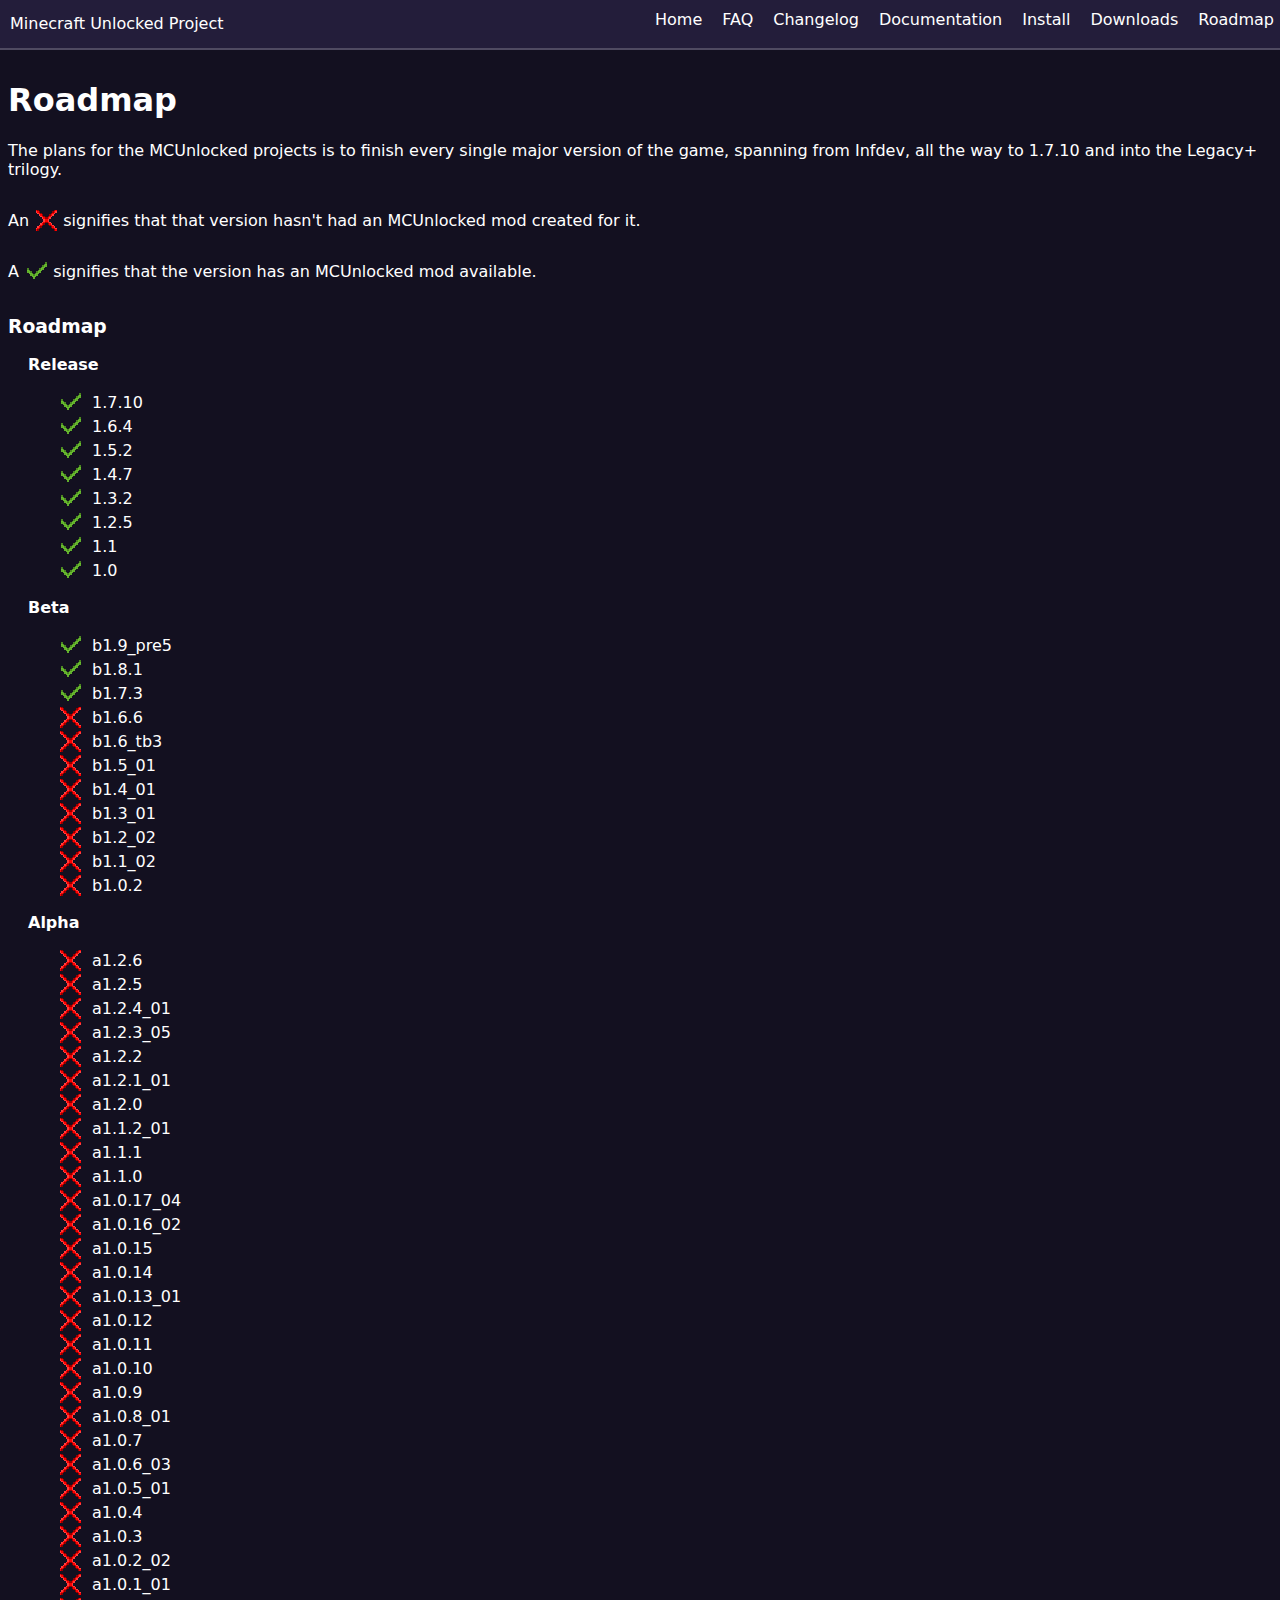
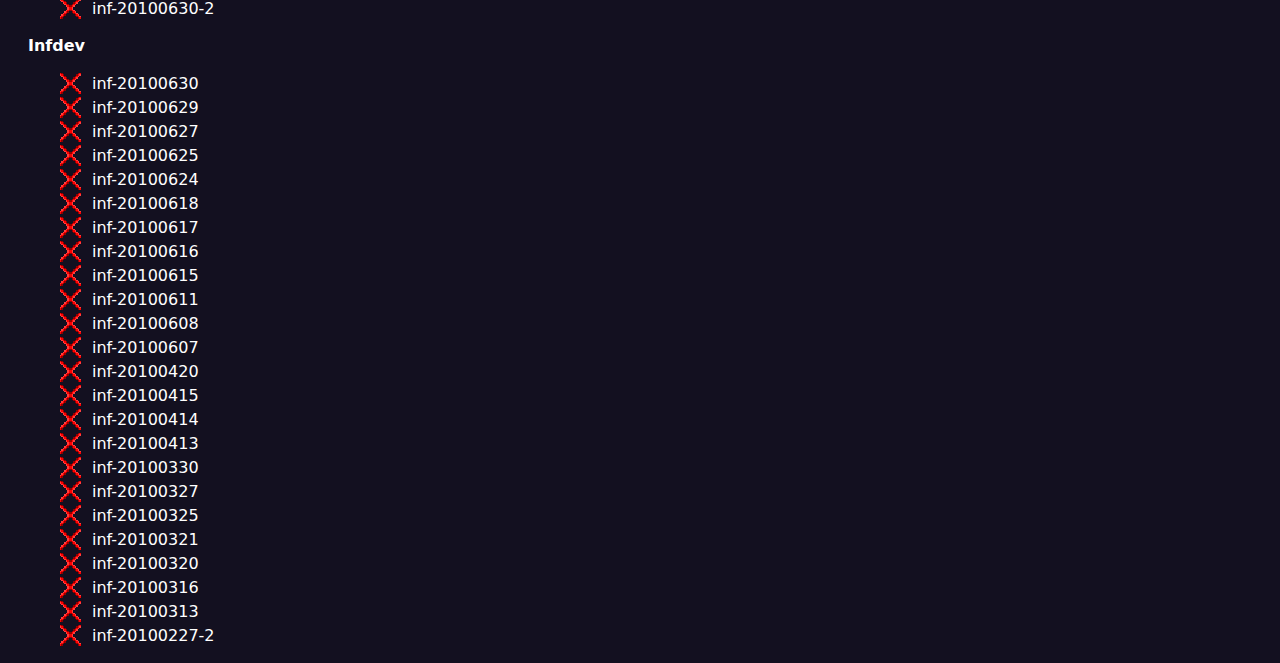
<file: roadmap/roadmap.html>
<!DOCTYPE html>
<html lang="">
  <head>
    <meta charset="utf-8">
    <title>Minecraft, unlocked.</title>
    <link rel="stylesheet" type="text/css" href="../style.css" />
    <link rel="icon" type="image/x-icon" href="../icon.png">
  </head>
  <body>
    <div class="headerbase">
       <div class="farleft">
         <p>Minecraft Unlocked Project</p>
       </div>
      <div class="header">
        <a href="../roadmap/roadmap.html"><p class="marginleft">Roadmap</p></a>
        <a href="../downloads/downloads.html"><p class="marginleft">Downloads</p></a>
        <a href="../install/install.html"><p class="marginleft">Install</p></a>
        <a href="../documentation/documentation.html"><p class="marginleft">Documentation</p></a>
        <a href="../changelog/changelog.html"><p class="marginleft">Changelog</p></a>
        <a href="../faq/faq.html"><p class="marginleft">FAQ</p></a>
        <a href="../index.html"><p class="marginleft">Home</p></a>
      </div>
    </div>
    <div id="body">
      <h1>Roadmap</h1>
      <p>The plans for the MCUnlocked projects is to finish every single major version of the game, spanning from Infdev, all the way to 1.7.10 and into the Legacy+ trilogy.</p>
      <div class="rowed">
        <p>An</p>
        <p>&nbsp;</p>
        <img src="x.png" width="24px" height="24px">
        <p>&nbsp;</p>
        <p>signifies that that version hasn't had an MCUnlocked mod created for it.</p>
      </div>
      <div class="rowed">
        <p>A</p>
        <p>&nbsp;</p>
        <img src="check.png" width="24px" height="24px">
        <p>&nbsp;</p>
        <p>signifies that the version has an MCUnlocked mod available.</p>
      </div>
      <h3>Roadmap</h3>
      <div class="indented">
        <b>Release</b>
        <ul>
          <div class="rowed">
            <img class="badstar2" src="check.png" width="24px" height="24px">
            <li>1.7.10</li>
          </div>
          <div class="rowed">
            <img class="badstar2" src="check.png" width="24px" height="24px">
            <li>1.6.4</li>
          </div>
          <div class="rowed">
            <img class="badstar2" src="check.png" width="24px" height="24px">
            <li>1.5.2</li>
          </div>
          <div class="rowed">
            <img class="badstar2" src="check.png" width="24px" height="24px">
            <li>1.4.7</li>
          </div>
          <div class="rowed">
            <img class="badstar2" src="check.png" width="24px" height="24px">
            <li>1.3.2</li>
          </div>
          <div class="rowed">
            <img class="badstar2" src="check.png" width="24px" height="24px">
            <li>1.2.5</li>
          </div>
          <div class="rowed">
            <img class="badstar2" src="check.png" width="24px" height="24px">
            <li>1.1</li>
          </div>
          <div class="rowed">
            <img class="badstar2" src="check.png" width="24px" height="24px">
            <li>1.0</li>
          </div>
        </ul>
        <b>Beta</b>
        <ul>
          <div class="rowed">
            <img class="badstar2" src="check.png" width="24px" height="24px">
            <li>b1.9_pre5</li>
          </div>
          <div class="rowed">
            <img class="badstar2" src="check.png" width="24px" height="24px">
            <li>b1.8.1</li>
          </div>
          <div class="rowed">
            <img class="badstar2" src="check.png" width="24px" height="24px">
            <li>b1.7.3</li>
          </div>
          <div class="rowed">
            <img class="badstar2" src="x.png" width="24px" height="24px">
            <li>b1.6.6</li>
          </div>
          <div class="rowed">
            <img class="badstar2" src="x.png" width="24px" height="24px">
            <li>b1.6_tb3</li>
          </div>
          <div class="rowed">
            <img class="badstar2" src="x.png" width="24px" height="24px">
            <li>b1.5_01</li>
          </div>
          <div class="rowed">
            <img class="badstar2" src="x.png" width="24px" height="24px">
            <li>b1.4_01</li>
          </div>
          <div class="rowed">
            <img class="badstar2" src="x.png" width="24px" height="24px">
            <li>b1.3_01</li>
          </div>
          <div class="rowed">
            <img class="badstar2" src="x.png" width="24px" height="24px">
            <li>b1.2_02</li>
          </div>
          <div class="rowed">
            <img class="badstar2" src="x.png" width="24px" height="24px">
            <li>b1.1_02</li>
          </div>
          <div class="rowed">
            <img class="badstar2" src="x.png" width="24px" height="24px">
            <li>b1.0.2</li>
          </div>
        </ul>
        <b>Alpha</b>
        <ul>
          <div class="rowed">
            <img class="badstar2" src="x.png" width="24px" height="24px">
            <li>a1.2.6</li>
          </div>
          <div class="rowed">
            <img class="badstar2" src="x.png" width="24px" height="24px">
            <li>a1.2.5</li>
          </div>
          <div class="rowed">
            <img class="badstar2" src="x.png" width="24px" height="24px">
            <li>a1.2.4_01</li>
          </div>
          <div class="rowed">
            <img class="badstar2" src="x.png" width="24px" height="24px">
            <li>a1.2.3_05</li>
          </div>
          <div class="rowed">
            <img class="badstar2" src="x.png" width="24px" height="24px">
            <li>a1.2.2</li>
          </div>
          <div class="rowed">
            <img class="badstar2" src="x.png" width="24px" height="24px">
            <li>a1.2.1_01</li>
          </div>
          <div class="rowed">
            <img class="badstar2" src="x.png" width="24px" height="24px">
            <li>a1.2.0</li>
          </div>
          <div class="rowed">
            <img class="badstar2" src="x.png" width="24px" height="24px">
            <li>a1.1.2_01</li>
          </div>
          <div class="rowed">
            <img class="badstar2" src="x.png" width="24px" height="24px">
            <li>a1.1.1</li>
          </div>
          <div class="rowed">
            <img class="badstar2" src="x.png" width="24px" height="24px">
            <li>a1.1.0</li>
          </div>
          <div class="rowed">
            <img class="badstar2" src="x.png" width="24px" height="24px">
            <li>a1.0.17_04</li>
          </div>
          <div class="rowed">
            <img class="badstar2" src="x.png" width="24px" height="24px">
            <li>a1.0.16_02</li>
          </div>
          <div class="rowed">
            <img class="badstar2" src="x.png" width="24px" height="24px">
            <li>a1.0.15</li>
          </div>
          <div class="rowed">
            <img class="badstar2" src="x.png" width="24px" height="24px">
            <li>a1.0.14</li>
          </div>
          <div class="rowed">
            <img class="badstar2" src="x.png" width="24px" height="24px">
            <li>a1.0.13_01</li>
          </div>
          <div class="rowed">
            <img class="badstar2" src="x.png" width="24px" height="24px">
            <li>a1.0.12</li>
          </div>
          <div class="rowed">
            <img class="badstar2" src="x.png" width="24px" height="24px">
            <li>a1.0.11</li>
          </div>
          <div class="rowed">
            <img class="badstar2" src="x.png" width="24px" height="24px">
            <li>a1.0.10</li>
          </div>
          <div class="rowed">
            <img class="badstar2" src="x.png" width="24px" height="24px">
            <li>a1.0.9</li>
          </div>
          <div class="rowed">
            <img class="badstar2" src="x.png" width="24px" height="24px">
            <li>a1.0.8_01</li>
          </div>
          <div class="rowed">
            <img class="badstar2" src="x.png" width="24px" height="24px">
            <li>a1.0.7</li>
          </div>
          <div class="rowed">
            <img class="badstar2" src="x.png" width="24px" height="24px">
            <li>a1.0.6_03</li>
          </div>
          <div class="rowed">
            <img class="badstar2" src="x.png" width="24px" height="24px">
            <li>a1.0.5_01</li>
          </div>
          <div class="rowed">
            <img class="badstar2" src="x.png" width="24px" height="24px">
            <li>a1.0.4</li>
          </div>
          <div class="rowed">
            <img class="badstar2" src="x.png" width="24px" height="24px">
            <li>a1.0.3</li>
          </div>
          <div class="rowed">
            <img class="badstar2" src="x.png" width="24px" height="24px">
            <li>a1.0.2_02</li>
          </div>
          <div class="rowed">
            <img class="badstar2" src="x.png" width="24px" height="24px">
            <li>a1.0.1_01</li>
          </div>
          <div class="rowed">
            <img class="badstar2" src="x.png" width="24px" height="24px">
            <li>inf-20100630-2</li>
          </div>
        </ul>
        <b>Infdev</b>
        <ul>
          <div class="rowed">
            <img class="badstar2" src="x.png" width="24px" height="24px">
            <li>inf-20100630</li>
          </div>
          <div class="rowed">
            <img class="badstar2" src="x.png" width="24px" height="24px">
            <li>inf-20100629</li>
          </div>
          <div class="rowed">
            <img class="badstar2" src="x.png" width="24px" height="24px">
            <li>inf-20100627</li>
          </div>
          <div class="rowed">
            <img class="badstar2" src="x.png" width="24px" height="24px">
            <li>inf-20100625</li>
          </div>
          <div class="rowed">
            <img class="badstar2" src="x.png" width="24px" height="24px">
            <li>inf-20100624</li>
          </div>
          <div class="rowed">
            <img class="badstar2" src="x.png" width="24px" height="24px">
            <li>inf-20100618</li>
          </div>
          <div class="rowed">
            <img class="badstar2" src="x.png" width="24px" height="24px">
            <li>inf-20100617</li>
          </div>
          <div class="rowed">
            <img class="badstar2" src="x.png" width="24px" height="24px">
            <li>inf-20100616</li>
          </div>
          <div class="rowed">
            <img class="badstar2" src="x.png" width="24px" height="24px">
            <li>inf-20100615</li>
          </div>
          <div class="rowed">
            <img class="badstar2" src="x.png" width="24px" height="24px">
            <li>inf-20100611</li>
          </div>
          <div class="rowed">
            <img class="badstar2" src="x.png" width="24px" height="24px">
            <li>inf-20100608</li>
          </div>
          <div class="rowed">
            <img class="badstar2" src="x.png" width="24px" height="24px">
            <li>inf-20100607</li>
          </div>
          <div class="rowed">
            <img class="badstar2" src="x.png" width="24px" height="24px">
            <li>inf-20100420</li>
          </div>
          <div class="rowed">
            <img class="badstar2" src="x.png" width="24px" height="24px">
            <li>inf-20100415</li>
          </div>
          <div class="rowed">
            <img class="badstar2" src="x.png" width="24px" height="24px">
            <li>inf-20100414</li>
          </div>
          <div class="rowed">
            <img class="badstar2" src="x.png" width="24px" height="24px">
            <li>inf-20100413</li>
          </div>
          <div class="rowed">
            <img class="badstar2" src="x.png" width="24px" height="24px">
            <li>inf-20100330</li>
          </div>
          <div class="rowed">
            <img class="badstar2" src="x.png" width="24px" height="24px">
            <li>inf-20100327</li>
          </div>
          <div class="rowed">
            <img class="badstar2" src="x.png" width="24px" height="24px">
            <li>inf-20100325</li>
          </div>
          <div class="rowed">
            <img class="badstar2" src="x.png" width="24px" height="24px">
            <li>inf-20100321</li>
          </div>
          <div class="rowed">
            <img class="badstar2" src="x.png" width="24px" height="24px">
            <li>inf-20100320</li>
          </div>
          <div class="rowed">
            <img class="badstar2" src="x.png" width="24px" height="24px">
            <li>inf-20100316</li>
          </div>
          <div class="rowed">
            <img class="badstar2" src="x.png" width="24px" height="24px">
            <li>inf-20100313</li>
          </div>
          <div class="rowed">
            <img class="badstar2" src="x.png" width="24px" height="24px">
            <li>inf-20100227-2</li>
          </div>
        </ul>
      </div>
     </div>
    </body>
</html>
</file>
<file: style.css>
.header
{
	display:flex;
	flex-direction:row;
	flex-flow:row-reverse;
	position:relative;
	bottom:55px;
}
a
{
	text-decoration:none;
	color:white;
}
.farleft
{
	display:flex;
	flex-flow:row;
}
body
{
	background-color:#131020;
	color:white;
	image-rendering:pixelated;
	font-family:'Sans','Arial';
}
#body
{
	top:90px;
}
.marginleft
{
	margin-left:20px;
}
.headerbase
{
	position:relative;
	color:white;
	background-color:#231d3a;
	max-height:50px;
	padding-left:12px;
	padding-right:6px;
	bottom:10px;
	min-width:100%;
	right:10px;
	border-bottom:rgba(255,255,255,0.2) 2px solid;
}
#simpleunderline
{
	font-size:30px;
	position:relative;
	bottom:40px;
}
.moveup
{
	position:relative;
	bottom:60px;
}
.enlargedfont
{
	font-size:30px;
}
.box
{
	border:rgba(255,255,255,0.25) 2px solid;
	background:rgba(255,255,255,0.125);
	padding-left:12px;
	padding-right:12px;
	display:inline-block;
	max-width:300px;
	text-align:center;
	min-height:180px;
}
.boxtitle
{
	text-align:center;
}
.boxes
{
	margin-right:20px;
}
.boxbase
{
	display:flex;
	flex-direction:row;
}
.darkbox
{
	margin-top:20px;
	display:inline-block;
	border:rgba(255,255,255,0.125) 2px solid;
	background:rgba(255,255,255,0.0625);
	padding:12px;
}
/* width */
::-webkit-scrollbar {
	width: 20px;
	border-left:rgba(255,255,255,0.2) 2px solid;
  }
   
  /* Handle */
  ::-webkit-scrollbar-thumb {
	background:#231d3a;
	border:rgba(255,255,255,0.2) 2px solid;
	transition:250ms;
  }
  
  /* Handle on hover */
  ::-webkit-scrollbar-thumb:hover {
	background:#2e264d;
	border:rgba(255,255,255,0.4) 2px solid;
	transition:250ms;
  }
.indented
{
	position:relative;
	left:20px;
	max-width:99%;
}
#boxed1
{
	display:none;
}
.boxexpand
{
	border:rgba(255,255,255,0.25) 2px solid;
	background:rgba(255,255,255,0.125);
	padding:12px;
	display:inline-block;
	text-align:center;
	min-width:220px;
	max-width:220px;
}
.nomargin
{
	font-size:1px;
}
.notinline
{
	display:flex;
	flex-direction:column;
}
#boxed2
{
	display:none;
}
#boxed3
{
	display:none;
}
#boxed4
{
	display:none;
}
#boxed5
{
	display:none;
}
.row
{
	display:flex;
	flex-direction:row;
	align-items:center;
	justify-content:space-evenly;
}
.badstar
{
	position:relative;
	left:30px;
}
.rowed
{
	display:flex;
	flex-direction:row;
	align-items:center;
}
ul
{
	list-style-type: none;
}
.badstar2
{
	position:relative;
	right:10px;
}
#boxed6
{
	display:none;
}
#boxed7
{
	display:none;
}
#boxed8
{
	display:none;
}
#boxed9
{
	display:none;
}
#boxed10
{
	display:none;
}
#boxed11
{
	display:none;
}
#boxed12
{
	display:none;
}
#boxed13
{
	display:none;
}
#boxed14
{
	display:none;
}
#boxed15
{
	display:none;
}
#boxed16
{
	display:none;
}
#beta
{
	display:none;
}
.boxexpand2
{
	border:rgba(255,255,255,0.175) 2px solid;
	background:rgba(255,255,255,0.0875);
	padding:12px;
	display:inline-block;
	text-align:center;
	min-width:220px;
	max-width:220px;
	max-height:20px;
}
#boxedbeta
{
	display:none;
}
.bigtitle
{
	font-size:24px;
}
#boxedrelease
{
	display:none;
}
#release
{
	display:none;
}
#boxedother
{
	display:none;
}
#other
{
	display:none;
}
</file>
